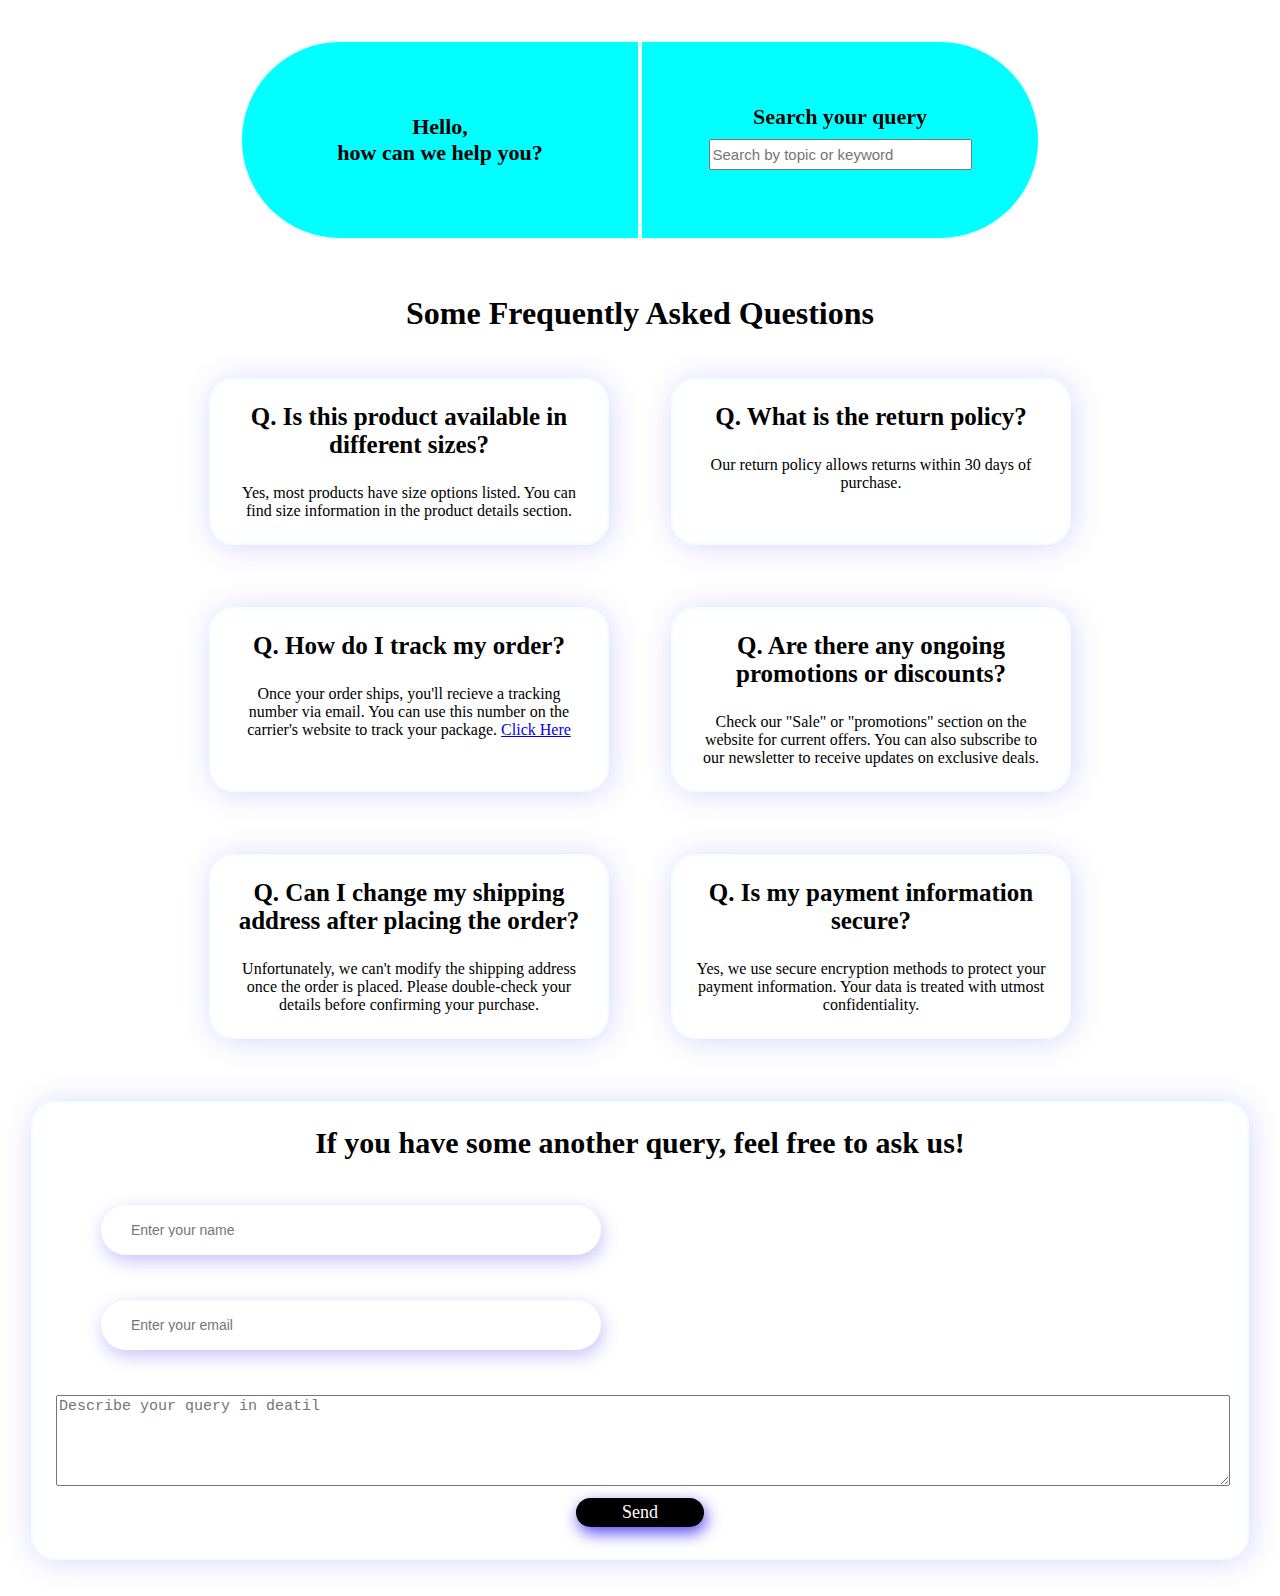
<file: faq.html>
<!DOCTYPE html>
<html lang="en">

<head>
    <meta charset="UTF-8">
    <meta name="viewport" content="width=device-width, initial-scale=1.0">
    <title>FAQ's</title>
</head>
<link rel="stylesheet" href="faq.css">

<body>
    <div class="upper">
        <div class="top" id="left">
            <p> Hello,<br>
                how can we help you?</p>
        </div>
        <div class="top" id="right">
            <p>Search your query</p>
            <div class="inp">
                <input type="text" placeholder="Search by topic or keyword">
            </div>
        </div>
    </div>
    <div class="tit">
        Some Frequently Asked Questions
    </div>
    <div class="cont">
        <div class="ques" id="one">
            <div class="question">
                Q. Is this product available in different sizes?
            </div>
            <div class="answer">
               Yes, most products have size options listed. You can find size information in the product details section.
            </div>
        </div>
        <div class="ques" id="two">
            <div class="question">
                Q. What is the return policy?
            </div>
            <div class="answer">
                Our return policy allows returns within 30 days of purchase.
            </div>
        </div>
        <div class="ques" id="three">
            <div class="question">
                Q. How do I track my order?
            </div>
            <div class="answer">
                Once your order ships, you'll recieve a tracking number via email. You can use this number on the carrier's website to track your package. <a href="login.html">Click Here</a>
            </div>
        </div>
        <div class="ques" id="four">
            <div class="question">
                Q. Are there any ongoing promotions or discounts?

            </div>
            <div class="answer">
               Check our "Sale" or "promotions" section on the website for current offers. You can also subscribe to our newsletter to receive updates on exclusive deals.

            </div>
        </div>
        <div class="ques" id="five">
            <div class="question">
                Q. Can I change my shipping address after placing the order?
            </div>
            <div class="answer">
                Unfortunately, we can't modify the shipping address once the order is placed. Please double-check your details before confirming your purchase.
            </div>
        </div>
        <div class="ques" id="six">
            <div class="question">
                Q. Is my payment information secure?
            </div>
            <div class="answer">
                Yes, we use secure encryption methods to protect your payment information. Your data is treated with utmost confidentiality.
            </div>
        </div>
        <div class="ques" id="ultima">
            <div class="question">
                If you have some another query, feel free to ask us!
                <div class="ask">
                    <div class="formgrp" id="1">
                        <input type="text" name="" placeholder="Enter your name" required>
                    </div>
                    <div class="formgrp" id="2">
                        <input type="text" name="" placeholder="Enter your email" required>
                    </div>
                </div>
            </div>
            <textarea rows="5" cols="80" placeholder="Describe your query in deatil"></textarea>
            <div class="but">
                <div class="btn">
                    &nbsp;&nbsp; &nbsp;Send&nbsp;&nbsp; &nbsp;
                </div>
            </div>
        </div>

    </div>
</body>

</html>
</file>
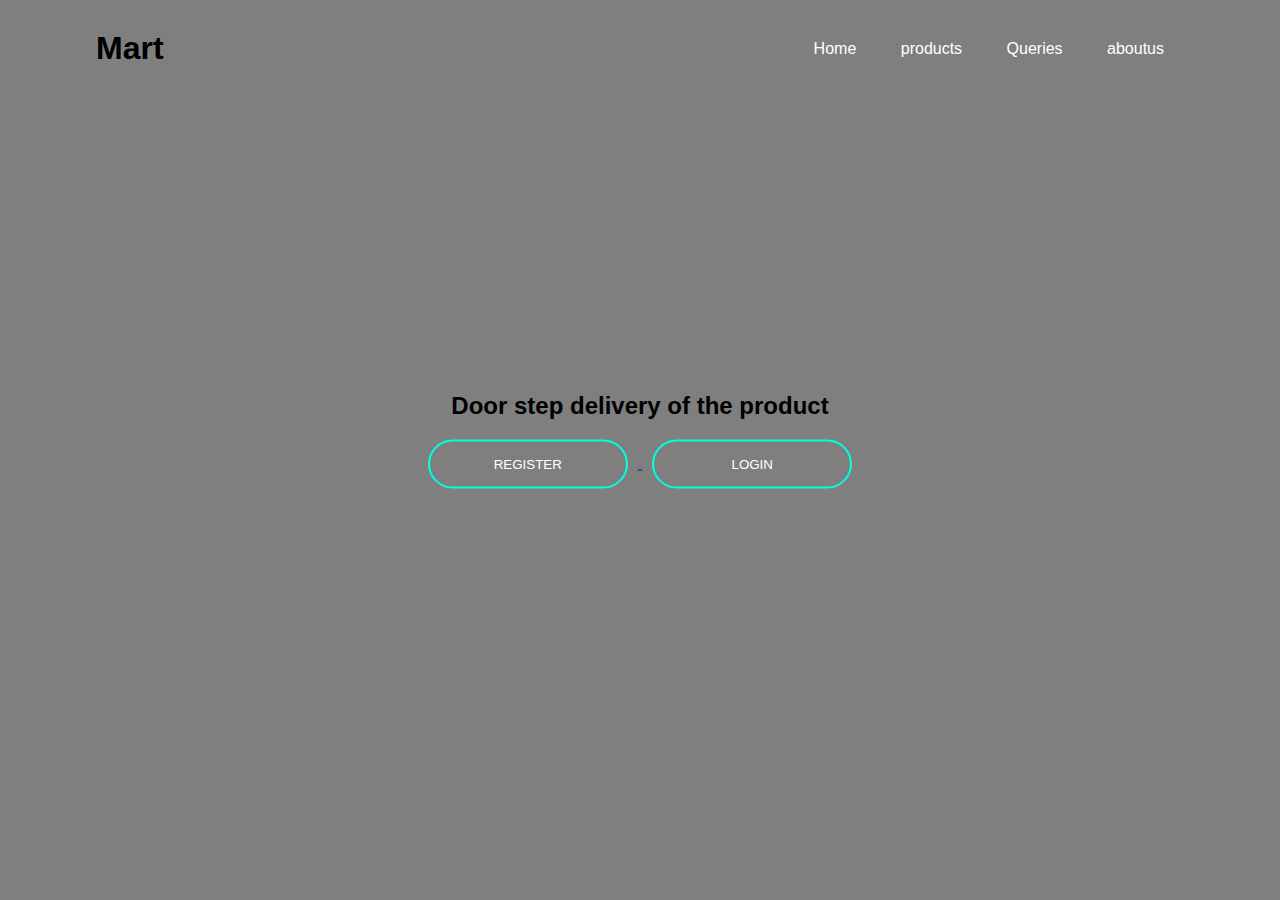
<file: home.html>
<!DOCTYPE html>
<html lang="en">
<head>
    
<meta charset="UTF-8">
<meta http-equiv="X-UA-Compatible" content="IE=edge">
<meta name="viewport" content="width=device-width, initial-scale=1.0">

<title>e-commerce Website</title>
<link rel="stylesheet" href="home.css">
</head>
<body>
<div class="top">
<div class="navbar">
<h1>Mart</h1>
<ul>
<li><a href="home.html">Home</a></li>
<li><a href="index.html">products</a></li>
<li><a href="faq.html">Queries</a></li>
<li><a href="aboutus.html">aboutus</a></li>
</ul>
</div>
<div class="content">
<h2>Door step delivery of the product</h2>
<div>
<a href="register.html">
<button><span></span> REGISTER</button>
</a>
<a href="login.html">
<button><span></span> LOGIN </button>
</a>
</div>
</div>
</div>
</body>
</html>
</file>
<file: faq.css>
body{
    margin: 0px;
padding: 0px;
}
.tit{
    text-align: center;
    font-size: 2rem;
    font-weight: bold;
    margin: 10px;
    margin-top: 50px;
    padding: 5px;
}
.cont{
    display: flex;
    flex-wrap: wrap;
    justify-content: center;
    margin: auto;
}
.ques{
    box-shadow: 2px 2px 30px rgba(66, 57, 238, 0.2);
    opacity: 1;
    border: 2px solid azure;
    margin: 31px;
    padding: 23px;
    width: 350px;
    height: auto;
    /* cursor: pointer; */
    /* border-top-left-radius: 10px;
    border-bottom-right-radius: 10px; */
    border-radius: 25px;
    text-align: center;
    transition-property: all;
    justify-content: center;
    
    
    /* text-decoration: none; */
    /* align-items: center; */
}
.question{
    font-weight: bolder;
    font-size: 25px;
    margin-bottom: 25px;
}
.upper{
    display: flex;
    flex-wrap: wrap;
    justify-content: center;
    margin: auto;
}
.top{
    /* box-shadow: 2px 2px 30px rgba(66, 57, 238, 0.2); */
    opacity: 1;
    background-color: aqua;
    border: 2px solid azure;
    /* margin: px; */
    padding: 23px;
    width: 350px;
    height: 150px;
    margin-top: 40px;
    /* cursor: pointer; */
    /* border-top-left-radius: 10px;
    border-bottom-right-radius: 10px; */
    /* border-radius: 25px; */
    
    text-align: center;
    transition-property: all;
    /* display: flex; */
    justify-content: center;
    
    /* text-decoration: none; */
    /* align-items: center; */
}
.top p{
    margin: 10px;
    padding: 4px;
    font-size: 22px;
    font-weight: bold;
}
#left{
    display: flex;
    align-items: center;
    border-top-left-radius: 100px;
    border-bottom-left-radius: 100px;
}
#right{
    border-bottom-right-radius: 100px;
    border-top-right-radius: 100px;
}
.top input{
    width: 255px;
    transform: translate3d(0px,20px,0px);
    height: 25px;
    font-size: 15px;

}
#right p{
    transform: translate3d(0px,25px,0px);
}

#ultima{
    width: 100%;
    height: auto;
    /* background-color:rgba(66, 57, 238, 0.2); */
}
#ultima .question{
    font-size: 30px;
    /* display: flex; */
    /* flex-wrap: wrap; */
}
.ultima .ask{
    display: flex;
    /* flex-direction: row; */
    flex-wrap: wrap;
}
.formgrp {
    width: 60vw;
    height: 50px;
    box-shadow: 2px 6px 18px rgba(66, 57, 238, 0.3);
    border-radius: 30px;
    display: flex;
    align-items: center;
    margin: 45px;
    /* text-align: center; */
}
.formgrp input {
    height: 12px;
    width: 93%;
    outline: none;
    border: none;
    font-size: 14px;
    margin: 28px;
}
.ques textarea{
    /* transform: translate3d(50%,0px,0px); */
    font-size: 15px;
    width: 100%;
}
#ultima .but{
    display: flex;
    justify-content: center;
}
.btn{
    /* background-color: black; */
    margin: 8px;
    width: 100px;
    color: white;
    border-radius: 20px;
    font-size: 18px;
    padding: 4px 14px;
    /* border: 2px solid red; */
    cursor: pointer;
    box-shadow: 2px 6px 16px rgba(66, 57, 238, 0.9);
    text-align: center;
    background-color: black;
    /* transform: translate3d(100px,0px,0px); */
}









/* MEDIA QUERIES */







@media(min-width:300px) and (max-width:800px)
{
    #left{
        border-bottom-left-radius: 0px;
        border-top-right-radius: 100px;

    }
    #right{
        border-bottom-left-radius: 100px;
        border-top-right-radius: 0px;
        margin-top: 0px;
    }
}
@media(min-width:768px){
    .formgrp{
        width: 500px;
    }
}
@media(max-width:500px)
{    .formgrp{
        width: 90%;
        margin-top: 45px;
        margin-left: 2px;
    }
    .ques{
        margin: 4px;
        margin-top: 30px;
    }
}
</file>
<file: home.css>
*{
    margin: 0;
    padding: 0;
    font-family: sans-serif;
    }
    h2{
        color:black;
    }
    .container1 {
        background-color: #fff;
        border-radius: 4px;
        padding: 30px;
        box-shadow: 0 0 10px rgba(0, 0, 0, 0.4);
        width: 250px;
        margin-left: 35%;
        margin-top:3%;
        background-color:aliceblue;
        
        }
        .form-group {
            margin-bottom: 15px;
            }
            .form-group label {
                display: block;
    font-weight: bold;
    }
    .form-group input[type="text"],
    .form-group input[type="email"],
    .form-group input[type="password"] {
    width: 50%;
    padding: 10px;
    border: 1px solid #ccc;
    border-radius: 5px;
    }
    .form-group input[type="radio"] {
    margin-right: 10px;
    }
    .form-group input[type="submit"] {
    background-color: #007BFF;
    color: #fff;
    padding: 10px 20px;
    border: none;
    border-radius: 5px;
    cursor: pointer;
    }
    *{
        margin: 0;
        padding: 0;
        font-family: sans-serif;
        }
        h2{
            color:black;
        }
        .container1 {
            background-color: #fff;
            border-radius: 4px;
            padding: 30px;
            box-shadow: 0 0 10px rgba(0, 0, 0, 0.4);
            width: 250px;
            margin-left: 35%;
            margin-top:3%;
            background-color:aliceblue;
            
            }
        .form-group {
            margin-bottom: 15px;
            }
            .form-group label {
                display: block;
    font-weight: bold;
    }
    .form-group input[type="text"],
    .form-group input[type="email"],
    .form-group input[type="password"] {
    width: 50%;
    padding: 10px;
    border: 1px solid #ccc;
    border-radius: 5px;
    }
    .form-group input[type="radio"] {
    margin-right: 10px;
    }
    .form-group input[type="submit"] {
    background-color: #007BFF;
    color: #fff;
    padding: 10px 20px;
    border: none;
    border-radius: 5px;
    cursor: pointer;
    }
    .form-group input[type="submit"]:hover {
    background-color: #0056b3;
    }
        .top{
        width: 100%;
        height: 100vh;
        background: linear-gradient( rgba(0,0,0,0.5),rgba(0,0,0,0.5)),
        url(https://img.freepik.com/free-vector/abstract-geometric-wireframe-background_52683-59421.jpg?w=900&t=st=1706029769~exp=1706030369~hmac=3705a95c203bf4bdbd47d0d210118da675ca80a2082885e440916b376981c390);
        background-size: cover;
        background-position: center;
        }
        .navbar{
        width: 85%;
        margin: auto;
        padding: 30px 0;
        display: flex;
        align-items: center;
        justify-content: space-between;
        position: relative;
    }
    .navbar ul li{
    list-style: none;
    display: inline-block;
    margin: 0 20px;
    position: relative;
    }
    .navbar ul li a{
        text-decoration: none;
        color: white;
        }
        .navbar ul li::after{
        content: ’’;
        height: 3px;
        width: 0;
        background:#95ff00;
        position: absolute;
        left: 0;
        bottom: -10px;
        transition: 0.6s;
        }
        .navbar ul li:hover::after{
        width: 100%;
        }
        .content{
        width: 100%;
        color: white;
        position: absolute;
        top: 50%;
        transform: translateY(-50%);
        text-align: center;
        font-family: ’Times New Roman’, Times, serif;
        }
        .content h1{
            margin-top: 80px;
            font-size: 70px;
            }
            .content p{
            margin-top: 20px auto;
            line-height: 25px;
            }
            button{
            width: 200px;
            padding: 15px 0;
            text-align: center;
            margin: 20px 10px;
            border-radius: 25px;
            border: 2px solid #00ffe1;
            background: transparent;
            color: rgb(255, 255, 255);
            cursor: pointer;
            position: relative;
            overflow: hidden;
            }
            span{
            position: absolute;
            left: 0;
            top: 0;
            background-color:#37ff00;
            width: 0;
            height: 100%;
            border-radius: 25px;
            z-index: -1;
            transition: 0.5s;
            }
            button:hover span{
            width: 100%;
            }
            button:hover{
            border: none;
            }
</file>
